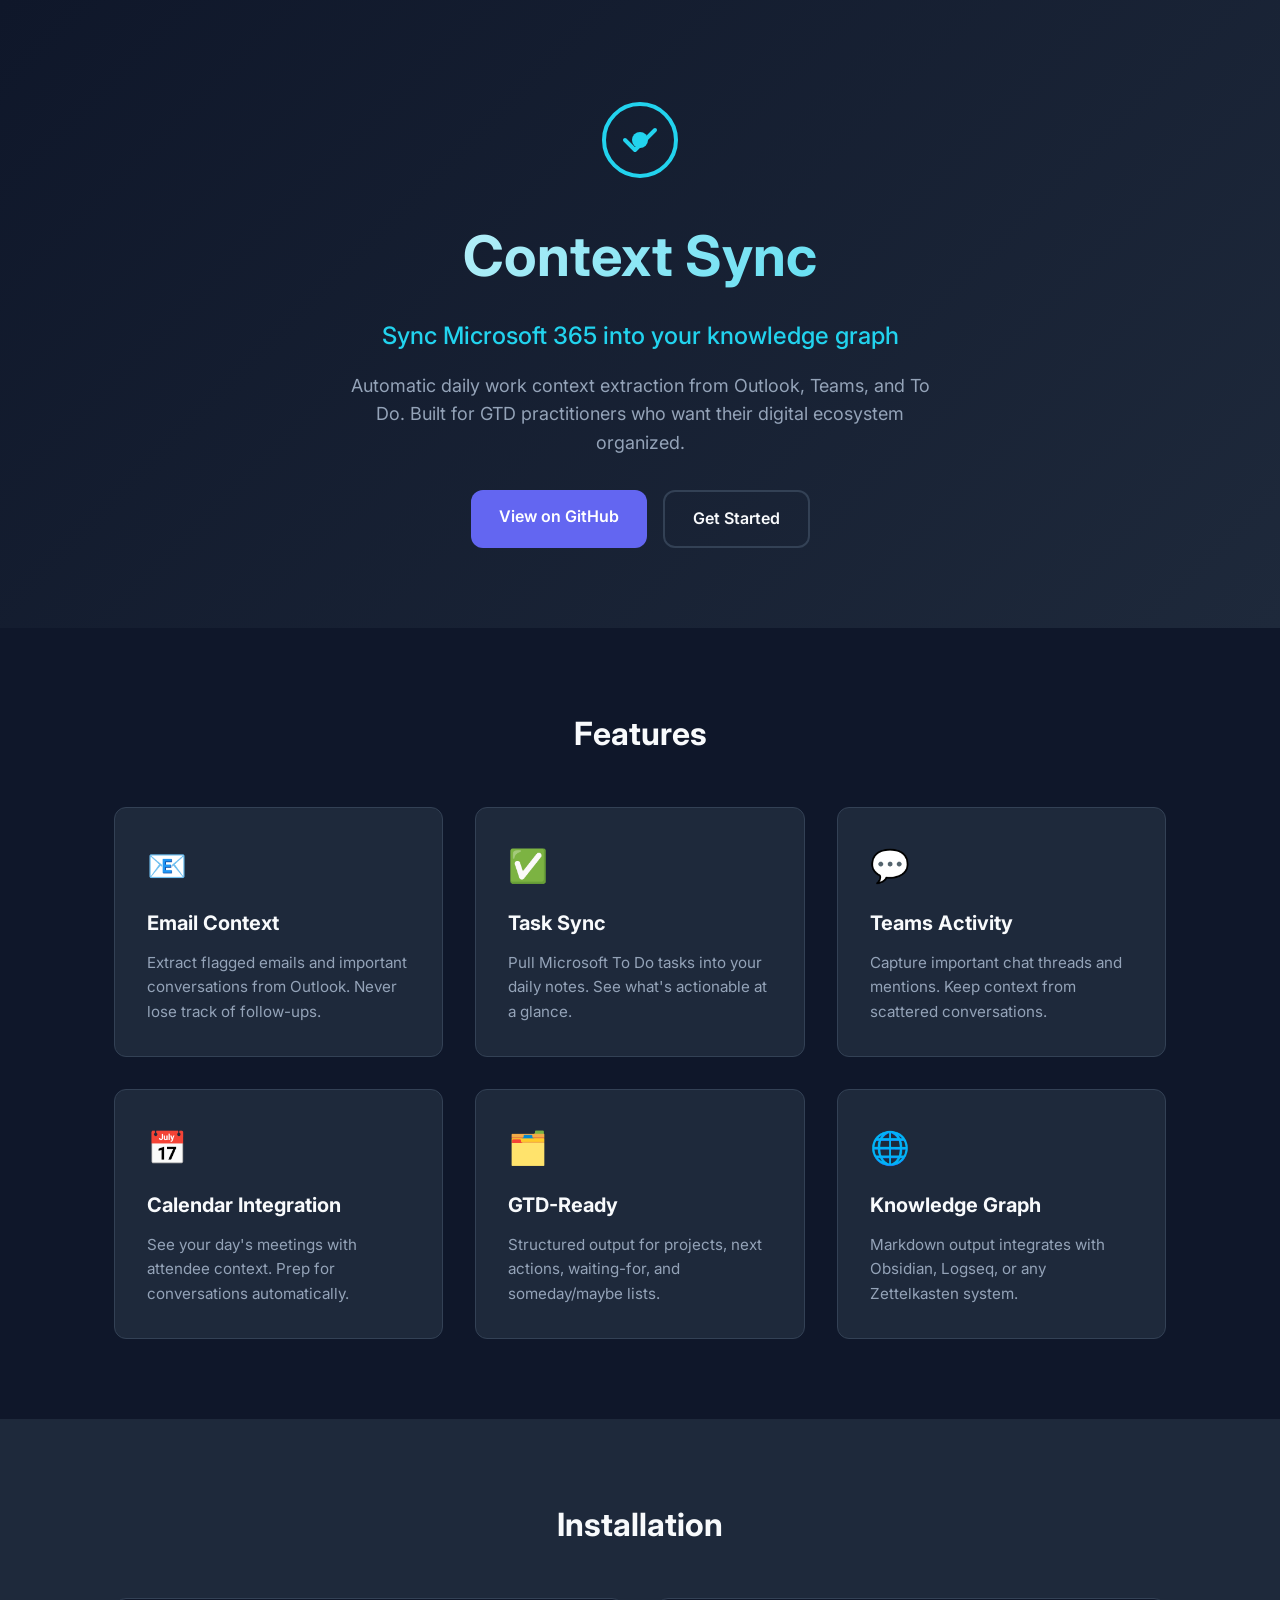
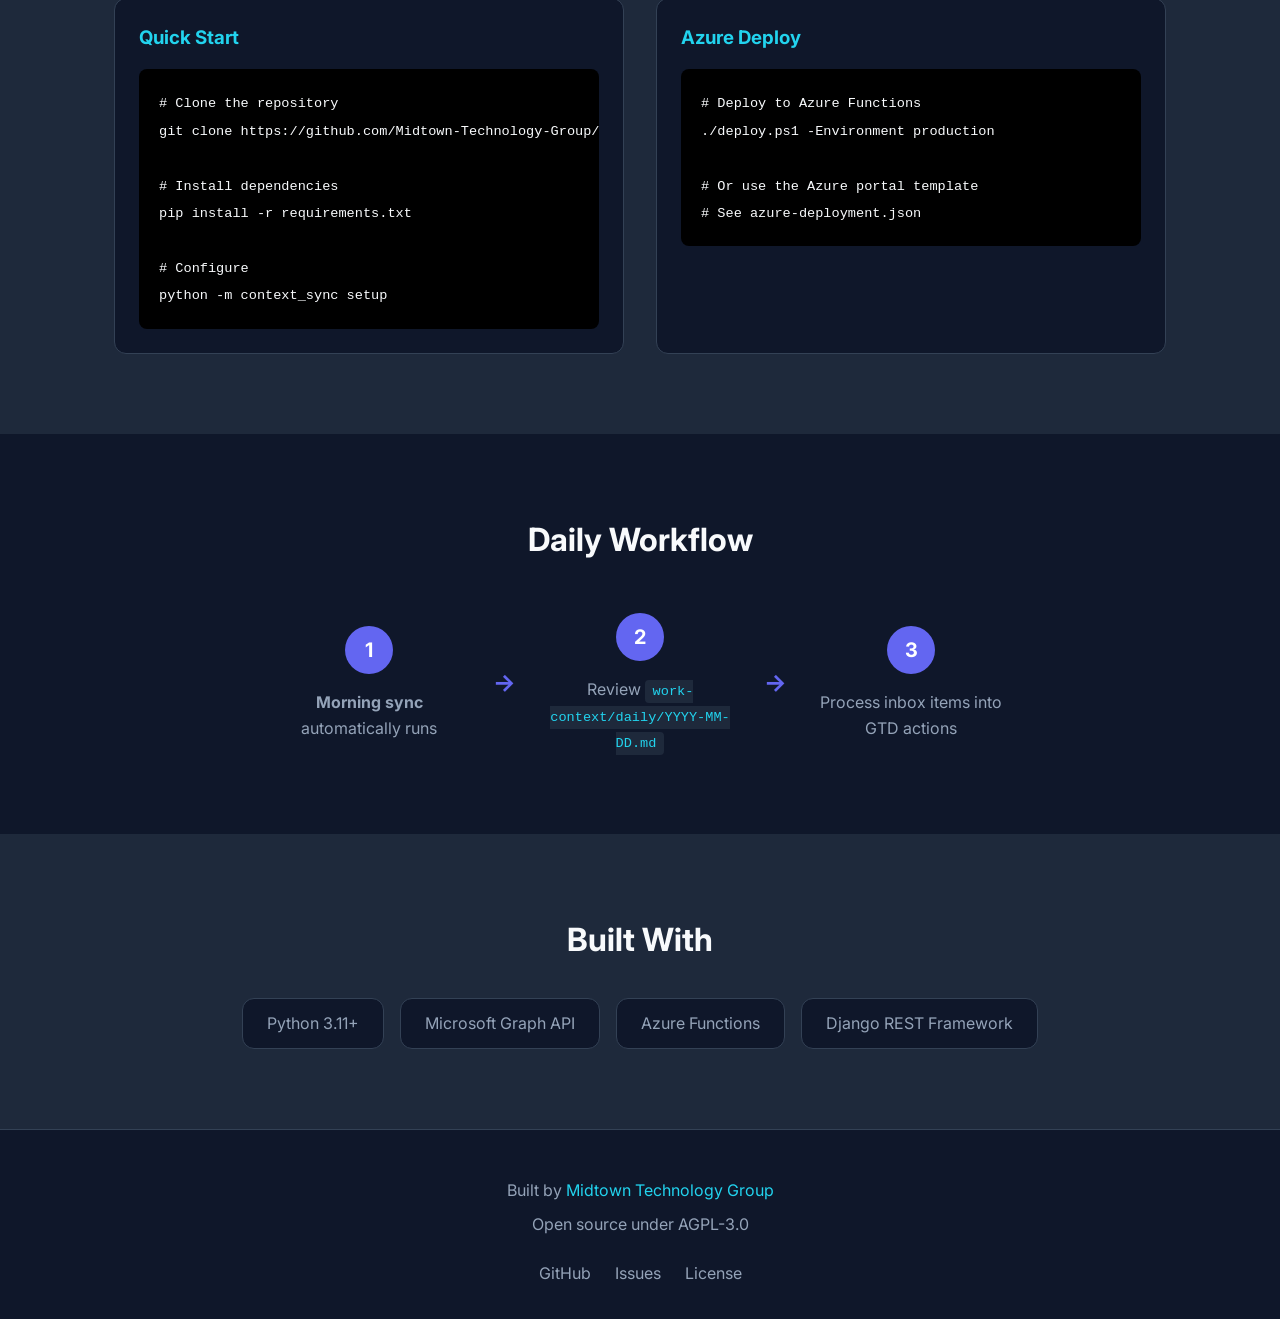
<file: docs/index.html>
<!DOCTYPE html>
<html lang="en">
<head>
    <meta charset="UTF-8">
    <meta name="viewport" content="width=device-width, initial-scale=1.0">
    <title>Context Sync | Microsoft 365 Knowledge Bridge</title>
    <link rel="stylesheet" href="styles.css">
    <link rel="preconnect" href="https://fonts.googleapis.com">
    <link href="https://fonts.googleapis.com/css2?family=Inter:wght@400;500;600;700&display=swap" rel="stylesheet">
</head>
<body>
    <header class="hero">
        <div class="container">
            <div class="logo">
                <svg width="80" height="80" viewBox="0 0 80 80" fill="none" xmlns="http://www.w3.org/2000/svg">
                    <circle cx="40" cy="40" r="36" stroke="currentColor" stroke-width="4"/>
                    <path d="M25 40L35 50L55 30" stroke="currentColor" stroke-width="4" stroke-linecap="round" stroke-linejoin="round"/>
                    <circle cx="40" cy="40" r="8" fill="currentColor"/>
                </svg>
            </div>
            <h1>Context Sync</h1>
            <p class="tagline">Sync Microsoft 365 into your knowledge graph</p>
            <p class="description">Automatic daily work context extraction from Outlook, Teams, and To Do. Built for GTD practitioners who want their digital ecosystem organized.</p>
            <div class="cta-buttons">
                <a href="https://github.com/Midtown-Technology-Group/context-sync" class="btn btn-primary">View on GitHub</a>
                <a href="#install" class="btn btn-secondary">Get Started</a>
            </div>
        </div>
    </header>

    <main>
        <section class="features">
            <div class="container">
                <h2>Features</h2>
                <div class="feature-grid">
                    <div class="feature">
                        <div class="feature-icon">📧</div>
                        <h3>Email Context</h3>
                        <p>Extract flagged emails and important conversations from Outlook. Never lose track of follow-ups.</p>
                    </div>
                    <div class="feature">
                        <div class="feature-icon">✅</div>
                        <h3>Task Sync</h3>
                        <p>Pull Microsoft To Do tasks into your daily notes. See what's actionable at a glance.</p>
                    </div>
                    <div class="feature">
                        <div class="feature-icon">💬</div>
                        <h3>Teams Activity</h3>
                        <p>Capture important chat threads and mentions. Keep context from scattered conversations.</p>
                    </div>
                    <div class="feature">
                        <div class="feature-icon">📅</div>
                        <h3>Calendar Integration</h3>
                        <p>See your day's meetings with attendee context. Prep for conversations automatically.</p>
                    </div>
                    <div class="feature">
                        <div class="feature-icon">🗂️</div>
                        <h3>GTD-Ready</h3>
                        <p>Structured output for projects, next actions, waiting-for, and someday/maybe lists.</p>
                    </div>
                    <div class="feature">
                        <div class="feature-icon">🌐</div>
                        <h3>Knowledge Graph</h3>
                        <p>Markdown output integrates with Obsidian, Logseq, or any Zettelkasten system.</p>
                    </div>
                </div>
            </div>
        </section>

        <section class="install" id="install">
            <div class="container">
                <h2>Installation</h2>
                <div class="install-methods">
                    <div class="install-method">
                        <h3>Quick Start</h3>
                        <div class="code-block">
                            <code># Clone the repository
git clone https://github.com/Midtown-Technology-Group/context-sync.git

# Install dependencies
pip install -r requirements.txt

# Configure
python -m context_sync setup</code>
                        </div>
                    </div>
                    <div class="install-method">
                        <h3>Azure Deploy</h3>
                        <div class="code-block">
                            <code># Deploy to Azure Functions
./deploy.ps1 -Environment production

# Or use the Azure portal template
# See azure-deployment.json</code>
                        </div>
                    </div>
                </div>
            </div>
        </section>

        <section class="usage">
            <div class="container">
                <h2>Daily Workflow</h2>
                <div class="workflow">
                    <div class="step">
                        <div class="step-number">1</div>
                        <p><strong>Morning sync</strong> automatically runs</p>
                    </div>
                    <div class="step-arrow">→</div>
                    <div class="step">
                        <div class="step-number">2</div>
                        <p>Review <code>work-context/daily/YYYY-MM-DD.md</code></p>
                    </div>
                    <div class="step-arrow">→</div>
                    <div class="step">
                        <div class="step-number">3</div>
                        <p>Process inbox items into GTD actions</p>
                    </div>
                </div>
            </div>
        </section>

        <section class="tech-stack">
            <div class="container">
                <h2>Built With</h2>
                <div class="stack-list">
                    <a href="https://python.org" class="stack-item">Python 3.11+</a>
                    <a href="https://learn.microsoft.com/en-us/graph/" class="stack-item">Microsoft Graph API</a>
                    <a href="https://azure.microsoft.com/en-us/services/functions/" class="stack-item">Azure Functions</a>
                    <a href="https://www.djangoproject.com/" class="stack-item">Django REST Framework</a>
                </div>
            </div>
        </section>
    </main>

    <footer>
        <div class="container">
            <p>Built by <a href="https://midtowntg.com">Midtown Technology Group</a></p>
            <p>Open source under AGPL-3.0</p>
            <div class="footer-links">
                <a href="https://github.com/Midtown-Technology-Group/context-sync">GitHub</a>
                <a href="https://github.com/Midtown-Technology-Group/context-sync/issues">Issues</a>
                <a href="https://github.com/Midtown-Technology-Group/context-sync/blob/main/LICENSE">License</a>
            </div>
        </div>
    </footer>
</body>
</html>
</file>
<file: docs/styles.css>
/* Context Sync - Project Site Styles */

:root {
    --primary: #6366f1;
    --primary-dark: #4f46e5;
    --secondary: #22d3ee;
    --bg: #0f172a;
    --bg-light: #1e293b;
    --text: #f8fafc;
    --text-muted: #94a3b8;
    --border: #334155;
    --radius: 12px;
}

* {
    margin: 0;
    padding: 0;
    box-sizing: border-box;
}

body {
    font-family: 'Inter', -apple-system, BlinkMacSystemFont, sans-serif;
    background: var(--bg);
    color: var(--text);
    line-height: 1.6;
}

.container {
    max-width: 1100px;
    margin: 0 auto;
    padding: 0 24px;
}

/* Hero */
.hero {
    text-align: center;
    padding: 100px 24px 80px;
    background: linear-gradient(135deg, var(--bg) 0%, var(--bg-light) 100%);
}

.logo {
    color: var(--secondary);
    margin-bottom: 24px;
}

.hero h1 {
    font-size: 3.5rem;
    font-weight: 700;
    margin-bottom: 16px;
    background: linear-gradient(135deg, var(--text) 0%, var(--secondary) 100%);
    -webkit-background-clip: text;
    -webkit-text-fill-color: transparent;
    background-clip: text;
}

.tagline {
    font-size: 1.5rem;
    color: var(--secondary);
    font-weight: 500;
    margin-bottom: 16px;
}

.description {
    font-size: 1.125rem;
    color: var(--text-muted);
    max-width: 600px;
    margin: 0 auto 32px;
}

.cta-buttons {
    display: flex;
    gap: 16px;
    justify-content: center;
    flex-wrap: wrap;
}

.btn {
    padding: 14px 28px;
    border-radius: var(--radius);
    font-weight: 600;
    text-decoration: none;
    transition: all 0.2s;
}

.btn-primary {
    background: var(--primary);
    color: white;
}

.btn-primary:hover {
    background: var(--primary-dark);
    transform: translateY(-2px);
}

.btn-secondary {
    background: transparent;
    color: var(--text);
    border: 2px solid var(--border);
}

.btn-secondary:hover {
    border-color: var(--secondary);
    color: var(--secondary);
}

/* Features */
.features {
    padding: 80px 0;
}

.features h2 {
    text-align: center;
    font-size: 2rem;
    margin-bottom: 48px;
}

.feature-grid {
    display: grid;
    grid-template-columns: repeat(auto-fit, minmax(300px, 1fr));
    gap: 32px;
}

.feature {
    background: var(--bg-light);
    padding: 32px;
    border-radius: var(--radius);
    border: 1px solid var(--border);
    transition: all 0.2s;
}

.feature:hover {
    border-color: var(--primary);
    transform: translateY(-4px);
}

.feature-icon {
    font-size: 2rem;
    margin-bottom: 16px;
}

.feature h3 {
    font-size: 1.25rem;
    margin-bottom: 12px;
    color: var(--text);
}

.feature p {
    color: var(--text-muted);
    font-size: 0.95rem;
}

/* Installation */
.install {
    padding: 80px 0;
    background: var(--bg-light);
}

.install h2 {
    text-align: center;
    font-size: 2rem;
    margin-bottom: 48px;
}

.install-methods {
    display: grid;
    grid-template-columns: repeat(auto-fit, minmax(400px, 1fr));
    gap: 32px;
}

.install-method {
    background: var(--bg);
    padding: 24px;
    border-radius: var(--radius);
    border: 1px solid var(--border);
}

.install-method h3 {
    margin-bottom: 16px;
    color: var(--secondary);
}

.code-block {
    background: #000;
    padding: 20px;
    border-radius: 8px;
    overflow-x: auto;
}

.code-block code {
    font-family: 'Fira Code', 'Consolas', monospace;
    font-size: 0.85rem;
    color: var(--text);
    line-height: 1.8;
    white-space: pre;
}

/* Usage Workflow */
.usage {
    padding: 80px 0;
}

.usage h2 {
    text-align: center;
    font-size: 2rem;
    margin-bottom: 48px;
}

.workflow {
    display: flex;
    align-items: center;
    justify-content: center;
    gap: 24px;
    flex-wrap: wrap;
}

.step {
    text-align: center;
    max-width: 200px;
}

.step-number {
    width: 48px;
    height: 48px;
    border-radius: 50%;
    background: var(--primary);
    color: white;
    display: flex;
    align-items: center;
    justify-content: center;
    font-weight: 700;
    font-size: 1.25rem;
    margin: 0 auto 16px;
}

.step p {
    color: var(--text-muted);
}

.step code {
    background: var(--bg-light);
    padding: 4px 8px;
    border-radius: 4px;
    font-size: 0.85rem;
    color: var(--secondary);
}

.step-arrow {
    color: var(--primary);
    font-size: 1.5rem;
    font-weight: 700;
}

/* Tech Stack */
.tech-stack {
    padding: 80px 0;
    background: var(--bg-light);
}

.tech-stack h2 {
    text-align: center;
    font-size: 2rem;
    margin-bottom: 32px;
}

.stack-list {
    display: flex;
    gap: 16px;
    justify-content: center;
    flex-wrap: wrap;
}

.stack-item {
    padding: 12px 24px;
    background: var(--bg);
    border: 1px solid var(--border);
    border-radius: var(--radius);
    color: var(--text-muted);
    text-decoration: none;
    transition: all 0.2s;
}

.stack-item:hover {
    border-color: var(--secondary);
    color: var(--secondary);
}

/* Footer */
footer {
    padding: 48px 0;
    text-align: center;
    border-top: 1px solid var(--border);
}

footer p {
    color: var(--text-muted);
    margin-bottom: 8px;
}

footer a {
    color: var(--secondary);
    text-decoration: none;
}

.footer-links {
    display: flex;
    gap: 24px;
    justify-content: center;
    margin-top: 24px;
}

.footer-links a {
    color: var(--text-muted);
    transition: color 0.2s;
}

.footer-links a:hover {
    color: var(--text);
}

/* Responsive */
@media (max-width: 768px) {
    .hero h1 {
        font-size: 2.5rem;
    }
    
    .tagline {
        font-size: 1.25rem;
    }
    
    .install-methods {
        grid-template-columns: 1fr;
    }
    
    .workflow {
        flex-direction: column;
    }
    
    .step-arrow {
        transform: rotate(90deg);
    }
}
</file>
